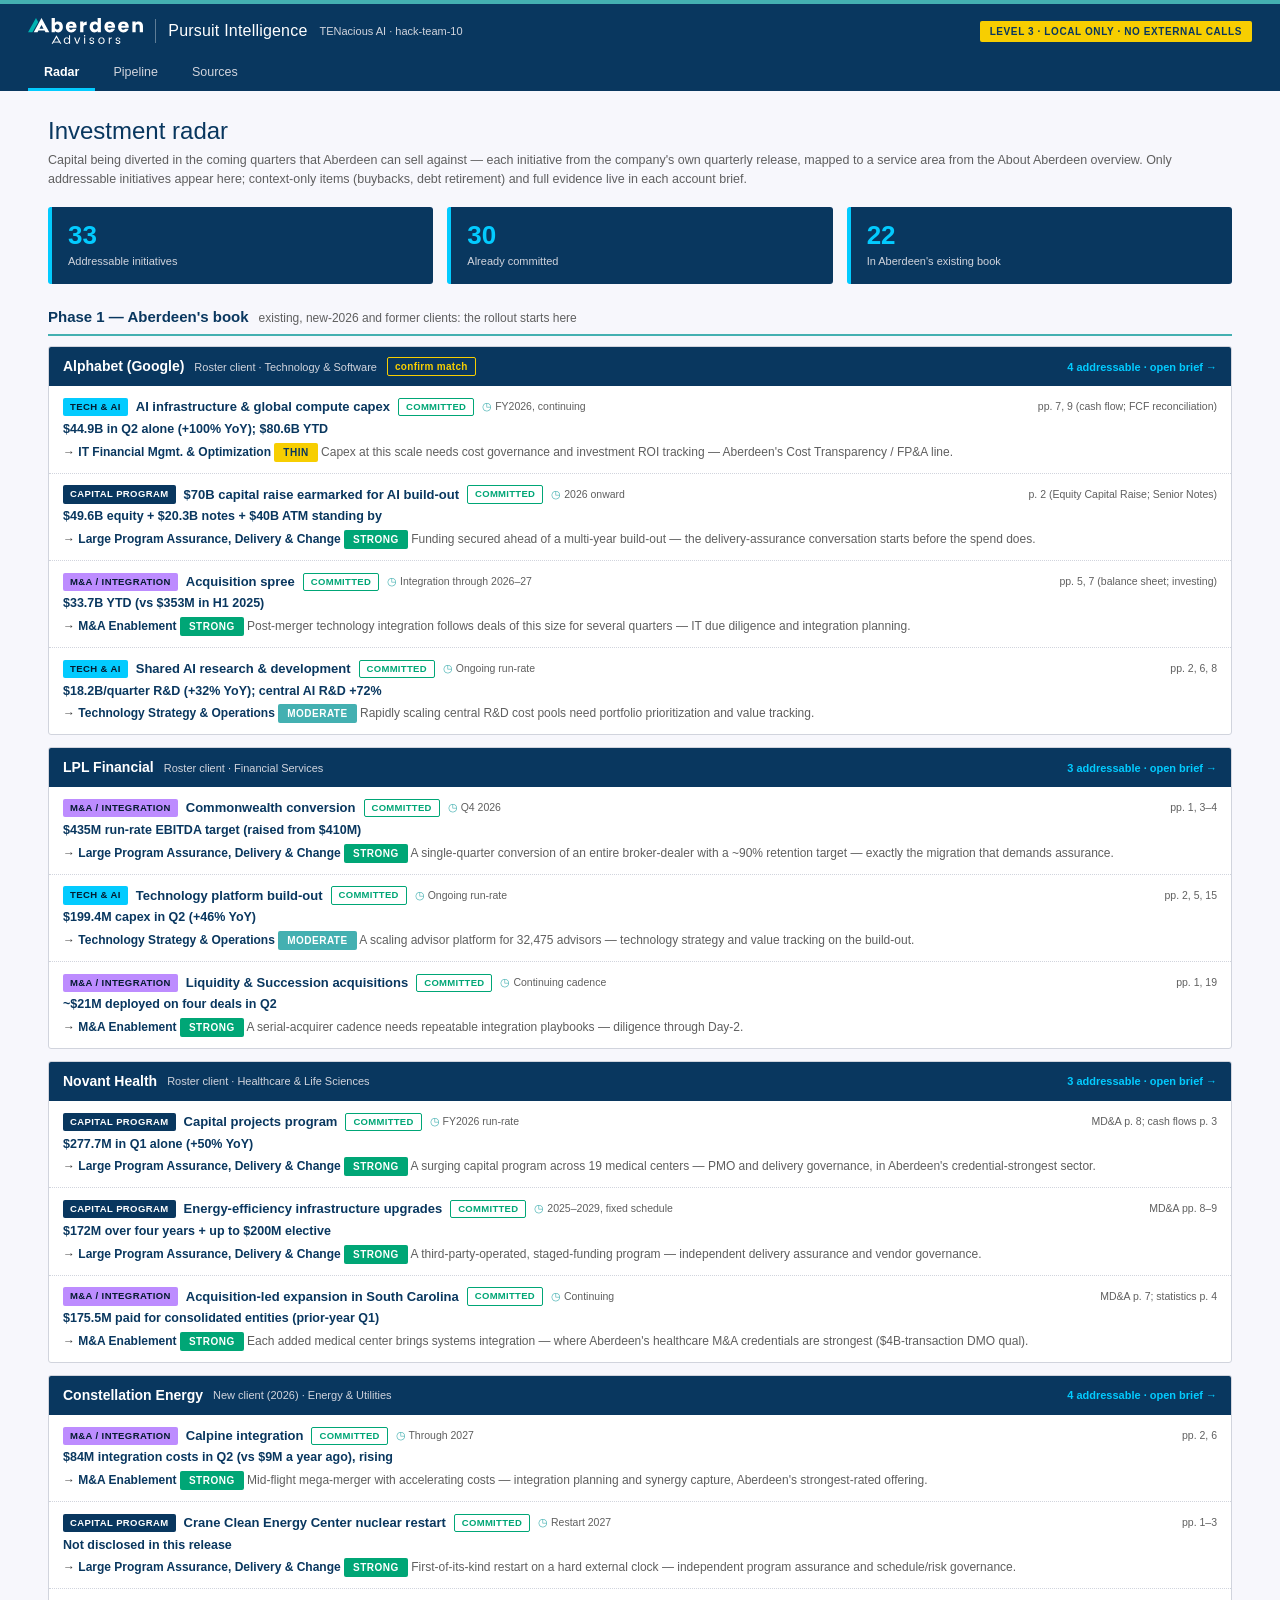
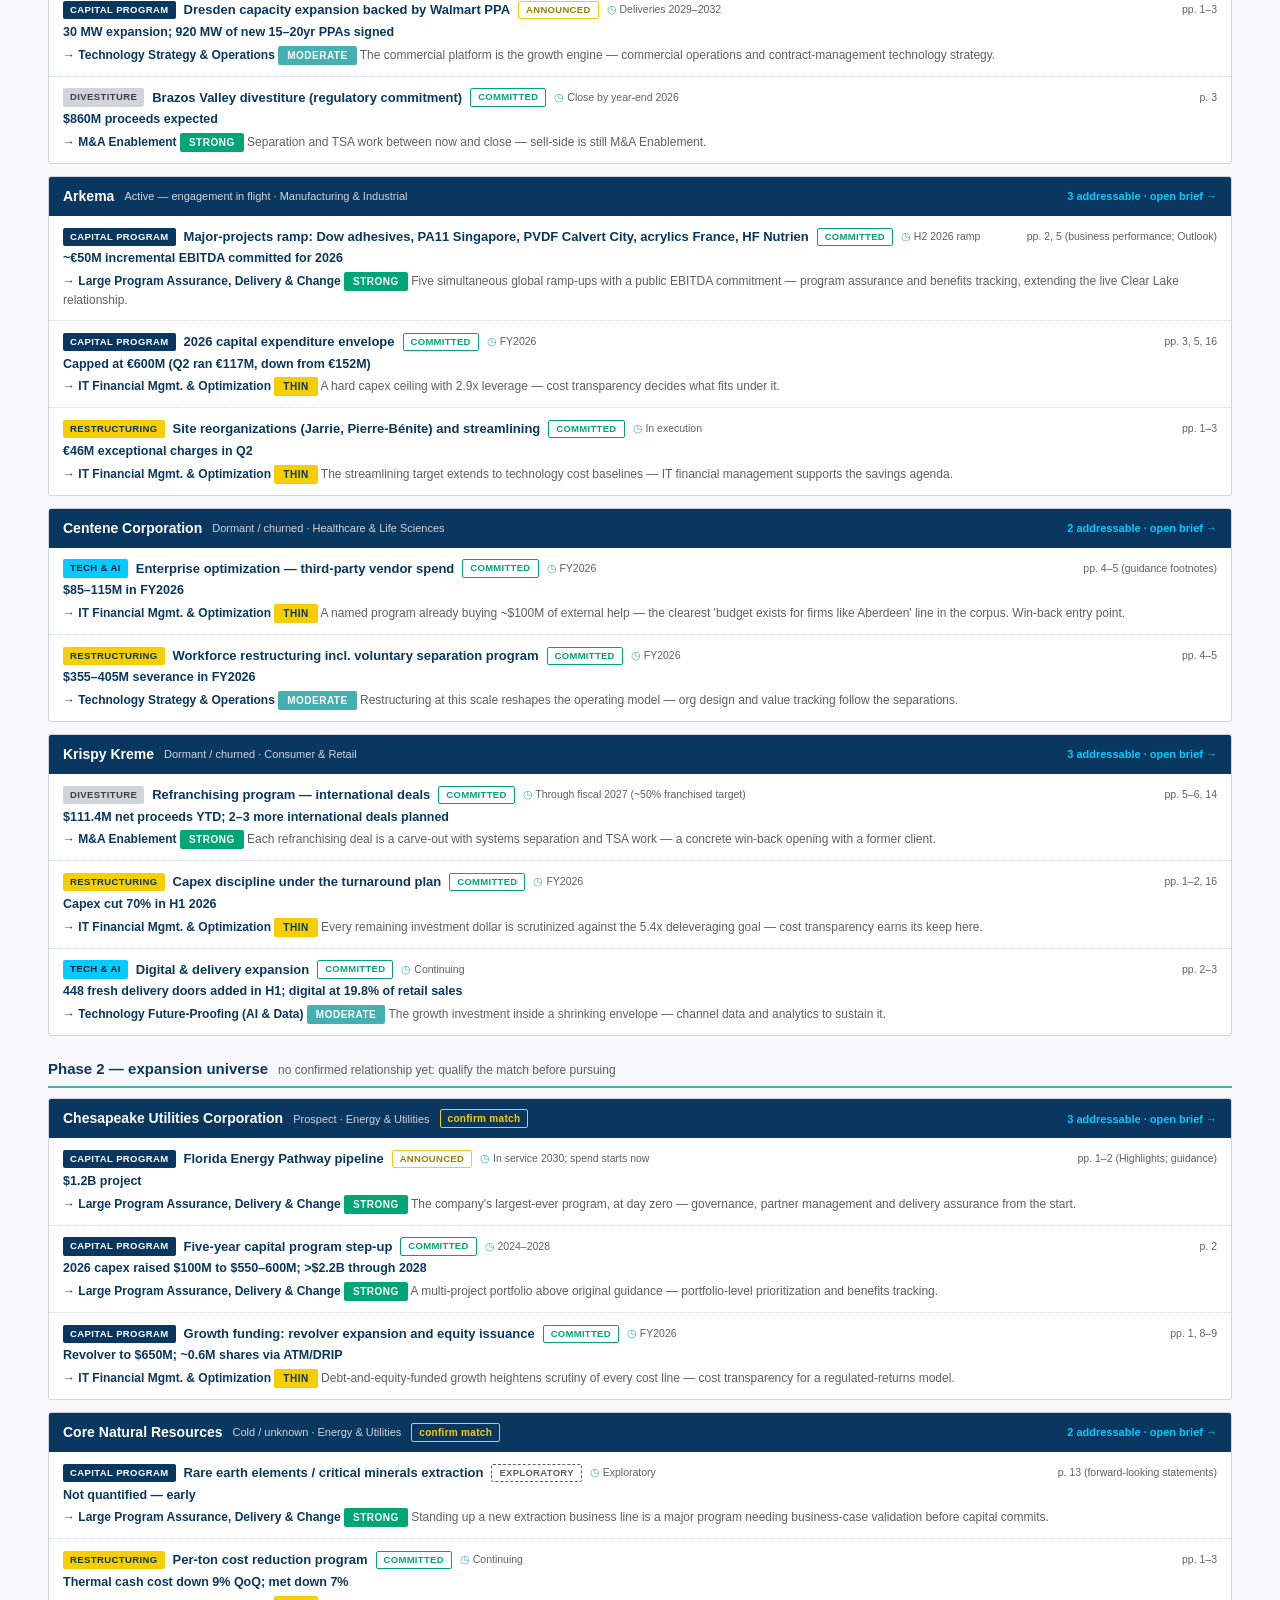
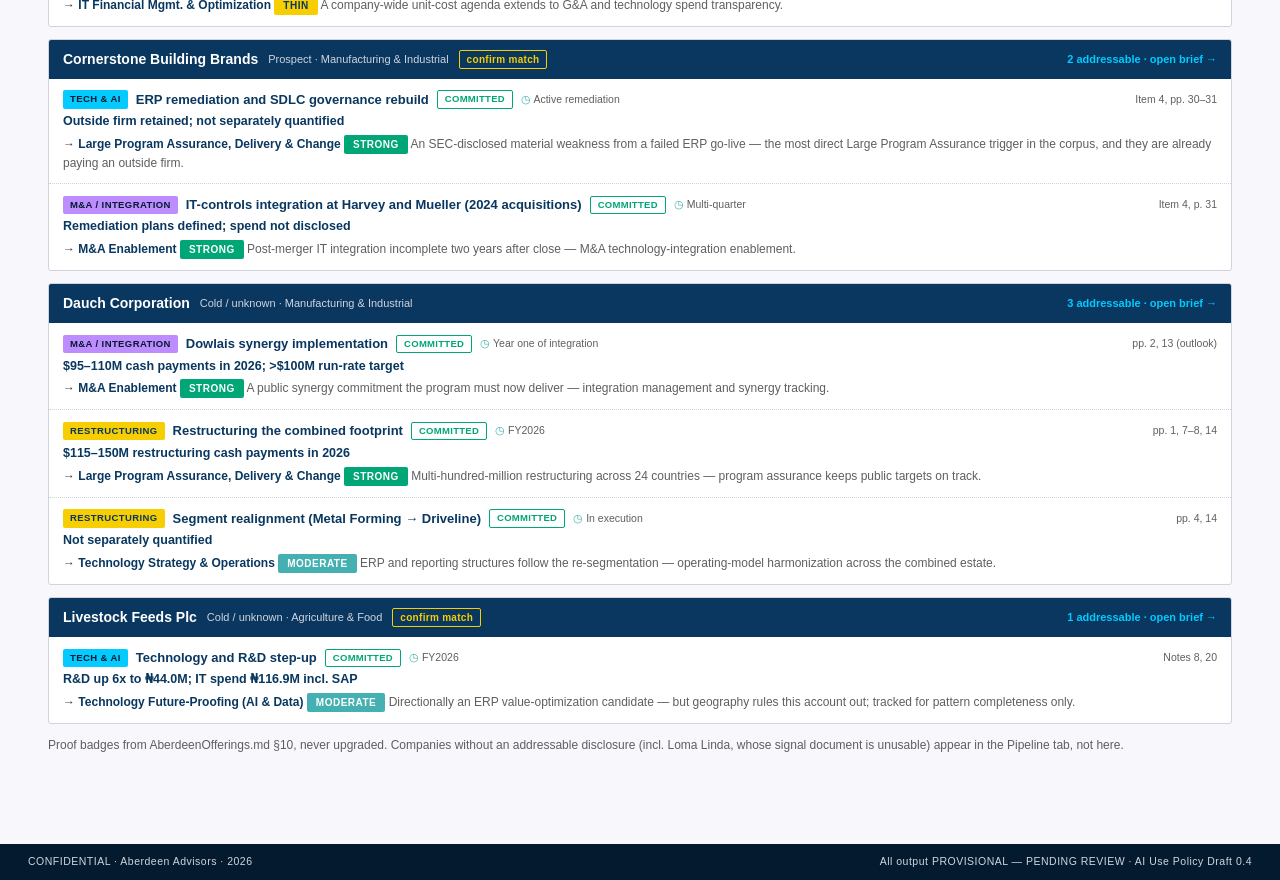
<file: app/index.html>
<!DOCTYPE html>
<html lang="en">
<head>
  <meta charset="UTF-8" />
  <meta name="viewport" content="width=device-width, initial-scale=1.0" />
  <title>Aberdeen Pursuit Intelligence</title>
  <link rel="stylesheet" href="styles.css" />
</head>
<body>
  <header class="topbar">
    <div class="topbar-row">
      <div class="brandmark">
        <img class="logo" src="[data-uri]" alt="Aberdeen Advisors" />
        <h1>Pursuit Intelligence</h1>
        <span class="sub">TENacious AI &middot; hack-team-10</span>
      </div>
      <span class="level3">LEVEL 3 &middot; LOCAL ONLY &middot; NO EXTERNAL CALLS</span>
    </div>
    <nav class="tabs" id="tabs">
      <button class="tab active" data-view="invest">Radar</button>
      <button class="tab" data-view="dashboard">Pipeline</button>
      <button class="tab" data-view="sources">Sources</button>
    </nav>
  </header>

  <main class="container" id="main"></main>

  <footer class="confid">
    <span>CONFIDENTIAL &middot; Aberdeen Advisors &middot; 2026</span>
    <span>All output PROVISIONAL — PENDING REVIEW &middot; AI Use Policy Draft 0.4</span>
  </footer>

  <script src="data-aberdeen.js"></script>
  <script src="data-signals.js"></script>
  <script src="data-investments.js"></script>
  <script src="data-contacts.js"></script>
  <script src="app.js"></script>
</body>
</html>
</file>
<file: app/styles.css>
/* Aberdeen Pursuit Intelligence — styled per the official theme extracted
   from "Aberdeen Slide Template_July 2025.pptx" (ppt/theme/theme1.xml):
   colour scheme "Aberdeen Colors", font scheme "Aberdeen Poppins"
   (Poppins major AND minor), title 24pt regular navy, body 14pt #404040.
   Flat, dense, navy-dominant, confident. */

:root {
  --navy: #09375F;         /* lt2 / accent1 — titles, dark surfaces */
  --navy-dark: #041B2F;    /* folHlink — deepest brand value */
  --teal-heritage: #44B0B1;/* dk2 — surface teal */
  --teal-signal: #03CBFF;  /* accent2 — THE bright accent of this theme */
  --teal-light: #E7F5F5;   /* derived tint of dk2 for panel fills */
  --amber: #F7CE01;        /* accent4 */
  --blue-cta: #0072AD;     /* hlink */
  --white: #FFFFFF;        /* lt1 */
  --grey-light: #D1D4DD;   /* derived neutral (borders) */
  --body: #404040;         /* dk1 / tx1 — all body copy */
  --grey-dark: #5F5F5F;    /* derived neutral (captions) */
  --cyan: #03CBFF;         /* accent2 */
  --green: #00A676;        /* accent3 */
  --purple: #BD8CFF;       /* accent5 */
  --red: #D85049;          /* accent6 */
  --bg: #F7F7FC;
  --font: "Poppins", Arial, sans-serif; /* template fallback chain */
}

* { margin: 0; padding: 0; box-sizing: border-box; }

body {
  font-family: var(--font);
  color: var(--body);
  background: var(--bg);
  font-size: 14px;   /* template body style lvl1 = 14pt */
  line-height: 1.5;
}

/* ---------- header ---------- */
.topbar {
  background: var(--navy);
  color: var(--white);
  border-top: 4px solid var(--teal-heritage);
  padding: 14px 28px 0;
}
.topbar-row { display: flex; align-items: center; gap: 16px; }
.brandmark { display: flex; align-items: center; gap: 12px; }
.brandmark .logo { height: 26px; width: auto; display: block; }
.brandmark h1 {
  font-size: 16px; font-weight: 500; letter-spacing: .2px;
  padding-left: 12px; border-left: 1px solid rgba(255,255,255,.35);
}
.brandmark .sub { font-size: 11px; color: var(--grey-light); font-weight: 400; }
.level3 {
  margin-left: auto; font-size: 10px; font-weight: 600; letter-spacing: .6px;
  color: var(--navy); background: var(--amber); padding: 3px 10px; border-radius: 2px;
}
.tabs { display: flex; gap: 2px; margin-top: 12px; }
.tab {
  background: transparent; border: none; color: var(--grey-light);
  font-family: var(--font); font-size: 12.5px; font-weight: 500;
  padding: 9px 16px; cursor: pointer; border-bottom: 3px solid transparent;
}
.tab:hover { color: var(--white); }
.tab.active { color: var(--white); border-bottom-color: var(--teal-signal); font-weight: 600; }

.container { max-width: 1240px; margin: 0 auto; padding: 22px 28px 60px; }

/* ---------- generic ---------- */
/* Template title style: 24pt, regular weight, Deep Navy */
h2.viewtitle { color: var(--navy); font-size: 24px; font-weight: 400; margin-bottom: 2px; }
.viewsub { color: var(--grey-dark); font-size: 12.5px; margin-bottom: 18px; }
.card {
  background: var(--white); border: 1px solid var(--grey-light);
  border-radius: 3px; padding: 16px 18px; margin-bottom: 14px;
}
.card h3 {
  color: var(--navy); font-size: 13px; font-weight: 600; text-transform: uppercase;
  letter-spacing: .5px; margin-bottom: 10px; padding-bottom: 6px;
  border-bottom: 2px solid var(--teal-heritage);
}
.grid2 { display: grid; grid-template-columns: 1fr 1fr; gap: 14px; align-items: start; }
.grid3 { display: grid; grid-template-columns: repeat(3, 1fr); gap: 14px; }
@media (max-width: 900px) { .grid2, .grid3 { grid-template-columns: 1fr; } }

.muted { color: var(--grey-dark); font-size: 12px; }
.small { font-size: 12px; } /* template sub-level = 12pt */

/* ---------- chips & badges ---------- */
.chip {
  display: inline-block; font-size: 10px; font-weight: 600; letter-spacing: .4px;
  padding: 2px 8px; border-radius: 2px; text-transform: uppercase; white-space: nowrap;
}
.chip.filing        { background: var(--navy); color: var(--white); }
.chip.pressrelease  { background: var(--cyan); color: var(--navy-dark); }
.chip.digest        { background: var(--grey-light); color: var(--body); }
.chip.instruction   { background: var(--teal-heritage); color: var(--white); }
.chip.inference     { background: var(--white); color: var(--grey-dark); border: 1px dashed var(--grey-dark); }

.badge {
  display: inline-block; font-size: 10px; font-weight: 700; letter-spacing: .5px;
  padding: 2px 9px; border-radius: 2px;
}
.badge.STRONG   { background: var(--green); color: var(--white); }
.badge.MODERATE { background: var(--teal-heritage); color: var(--white); }
.badge.THIN     { background: var(--amber); color: var(--navy); }
.badge.NONE     { background: var(--red); color: var(--white); }

.tier {
  display: inline-block; font-size: 10.5px; font-weight: 700; letter-spacing: .4px;
  padding: 3px 10px; border-radius: 2px; text-transform: uppercase;
}
.tier.pursue   { background: var(--green); color: var(--white); }
.tier.develop  { background: var(--teal-signal); color: var(--navy-dark); }
.tier.qualify  { background: var(--amber); color: var(--navy); }
.tier.monitor  { background: var(--grey-light); color: var(--body); }

.flag {
  display: inline-block; font-size: 10px; font-weight: 600; color: var(--red);
  border: 1px solid var(--red); padding: 1px 7px; border-radius: 2px; letter-spacing: .3px;
}

/* ---------- tooltips ----------
   Plain-language explanations for the two badge systems (proof strength
   and commitment status). CSS-only, shown on hover; flat per the brand. */
[data-tip] { position: relative; cursor: help; }
[data-tip]::after {
  content: attr(data-tip);
  position: absolute; left: 0; bottom: calc(100% + 7px);
  background: var(--navy-dark); color: var(--white);
  font-size: 11px; font-weight: 400; line-height: 1.45; letter-spacing: 0;
  text-transform: none; text-align: left;
  padding: 8px 11px; border-radius: 3px;
  width: 250px; white-space: normal;
  opacity: 0; visibility: hidden; transition: opacity .12s ease-in;
  z-index: 30; pointer-events: none;
}
[data-tip]:hover::after, [data-tip]:focus-visible::after { opacity: 1; visibility: visible; }

.delta-up { color: var(--green); font-weight: 600; }
.delta-down { color: var(--red); font-weight: 600; }
.delta-flat { color: var(--grey-dark); }

/* ---------- dashboard ---------- */
.statrow { display: grid; grid-template-columns: repeat(4, 1fr); gap: 14px; margin-bottom: 18px; }
@media (max-width: 900px) { .statrow { grid-template-columns: repeat(2, 1fr); } }
.stat {
  background: var(--navy); color: var(--white); border-radius: 3px;
  padding: 14px 16px; border-left: 4px solid var(--teal-signal);
}
.stat .v { font-size: 26px; font-weight: 700; color: var(--teal-signal); line-height: 1.15; }
.stat .l { font-size: 11px; color: var(--grey-light); margin-top: 3px; }

table.accounts { width: 100%; border-collapse: collapse; background: var(--white); }
table.accounts th {
  background: var(--navy); color: var(--white); text-align: left;
  font-size: 11px; font-weight: 600; letter-spacing: .4px; text-transform: uppercase;
  padding: 9px 12px;
}
table.accounts td { padding: 10px 12px; border-bottom: 1px solid var(--grey-light); vertical-align: middle; font-size: 12.5px; }
table.accounts tr.acct-row { cursor: pointer; }
table.accounts tr.acct-row:hover td { background: var(--teal-light); }
.acct-name { color: var(--navy); font-weight: 600; font-size: 13.5px; }
.scorebar-wrap { display: flex; align-items: center; gap: 8px; min-width: 130px; }
.scorebar { flex: 1; height: 7px; background: var(--grey-light); border-radius: 2px; overflow: hidden; }
.scorebar > div { height: 100%; }
.scoreval { font-weight: 700; color: var(--navy); width: 26px; text-align: right; }

/* ---------- account detail ---------- */
.backlink {
  background: none; border: none; color: var(--blue-cta); font-family: var(--font);
  font-size: 12.5px; cursor: pointer; padding: 0; margin-bottom: 12px;
}
.acct-header { border-left: 5px solid var(--teal-heritage); padding-left: 16px; margin-bottom: 16px; }
.acct-header h2 { color: var(--navy); font-size: 24px; font-weight: 400; }
.acct-header .meta { display: flex; flex-wrap: wrap; gap: 8px; margin-top: 6px; align-items: center; }
.playline { margin-top: 8px; font-size: 13.5px; color: var(--navy); font-weight: 500; }
.playline b { color: var(--teal-signal); }

.signal { border: 1px solid var(--grey-light); border-left: 4px solid var(--teal-heritage); border-radius: 2px; padding: 12px 14px; margin-bottom: 10px; background: var(--white); }
.signal .sig-head { display: flex; align-items: center; gap: 8px; flex-wrap: wrap; }
.signal .sig-title { font-weight: 600; color: var(--navy); font-size: 13.5px; }
.signal .evidence { margin-top: 5px; }
.signal .quote {
  margin-top: 7px; padding: 7px 12px; background: var(--teal-light);
  border-left: 3px solid var(--teal-signal); font-style: italic; font-size: 12.5px;
}
.signal .maps { margin-top: 7px; font-size: 12px; }
.signal .maps b { color: var(--navy); }
.sig-src { font-size: 10.5px; color: var(--grey-dark); margin-left: auto; }

.finrow { display: flex; flex-wrap: wrap; gap: 10px; margin-bottom: 4px; }
.fin {
  background: var(--white); border: 1px solid var(--grey-light); border-radius: 2px;
  padding: 8px 12px; min-width: 120px;
}
.fin .fl { font-size: 10.5px; color: var(--grey-dark); text-transform: uppercase; letter-spacing: .3px; }
.fin .fv { font-size: 16px; font-weight: 700; color: var(--navy); }
.fin .fd { font-size: 11px; }

.offer-rec { border: 1px solid var(--grey-light); border-radius: 2px; padding: 12px 14px; margin-bottom: 10px; background: var(--white); }
.offer-rec .oh { display: flex; align-items: center; gap: 10px; flex-wrap: wrap; }
.offer-rec .oname { font-weight: 600; color: var(--navy); }
.offer-rec .osub { font-size: 11.5px; color: var(--grey-dark); }
.cred { margin-top: 8px; padding: 8px 12px; background: var(--bg); border-left: 3px solid var(--teal-heritage); font-size: 12px; }
.cred .ct { color: var(--grey-dark); font-size: 11px; margin-top: 2px; }
.inflight { color: var(--red); font-weight: 600; font-size: 10.5px; letter-spacing: .3px; }

.gap {
  padding: 8px 12px; background: #FDF6DA; border: 1px solid var(--amber);
  border-radius: 2px; font-size: 12px; margin-bottom: 8px;
}
.gap b { color: var(--navy); }

dl.kv { display: grid; grid-template-columns: 160px 1fr; row-gap: 7px; column-gap: 12px; }
dl.kv dt { color: var(--grey-dark); font-size: 11.5px; text-transform: uppercase; letter-spacing: .3px; padding-top: 1px; }
dl.kv dd { font-size: 12.5px; }
.empty-field { color: var(--grey-dark); font-style: italic; }
.empty-field::before { content: "— "; }

/* researched decision-makers (public sources, not CRM) */
.contact { border: 1px solid var(--grey-light); border-left: 3px solid var(--teal-heritage); border-radius: 2px; padding: 9px 12px; margin-top: 8px; background: var(--white); }
.contact .row1 { display: flex; align-items: center; gap: 8px; flex-wrap: wrap; }
.contact .cname { font-weight: 600; color: var(--navy); font-size: 13px; }
.contact .ctitle { font-size: 12px; color: var(--grey-dark); }
.contact .cbring { margin-top: 4px; font-size: 12px; }
.contact .cbring::first-line { color: var(--body); }
.contact .csrc { margin-top: 3px; font-size: 10.5px; color: var(--grey-dark); }

.rolechips { display: flex; flex-wrap: wrap; gap: 6px; margin-top: 6px; }
.rolechip { background: var(--teal-light); color: var(--navy); font-size: 11px; font-weight: 500; padding: 3px 10px; border-radius: 10px; }

/* ---------- investment radar ---------- */
.phasehead {
  display: flex; align-items: baseline; gap: 10px; margin: 22px 0 10px;
  padding-bottom: 6px; border-bottom: 2px solid var(--teal-heritage);
}
.phasehead h3 { color: var(--navy); font-size: 15px; font-weight: 600; }
.phasehead .muted { font-size: 12px; }

.inv-card {
  background: var(--white); border: 1px solid var(--grey-light); border-radius: 3px;
  margin-bottom: 12px; /* overflow must stay visible so badge tooltips are not clipped */
}
.inv-card .inv-head { border-radius: 2px 2px 0 0; }
.inv-card .inv-head {
  display: flex; align-items: center; gap: 10px; flex-wrap: wrap;
  background: var(--navy); color: var(--white); padding: 9px 14px; cursor: pointer;
}
.inv-card .inv-head:hover { background: var(--navy-dark); }
.inv-card .inv-head:focus-visible {
  background: var(--navy-dark);
  outline: 2px solid var(--teal-signal); outline-offset: -2px;
}
.inv-card .inv-head .nm { font-weight: 600; font-size: 14px; }
.inv-card .inv-head .bk { font-size: 11px; color: var(--grey-light); }
.inv-card .inv-head .cnt { margin-left: auto; font-size: 11px; color: var(--teal-signal); font-weight: 600; }

.inv-item { padding: 11px 14px; border-bottom: 1px dotted var(--grey-light); }
.inv-item:last-child { border-bottom: none; }
.inv-item .row1 { display: flex; align-items: center; gap: 8px; flex-wrap: wrap; }
.inv-item .init { font-weight: 600; color: var(--navy); font-size: 13px; }
.inv-item .amt { color: var(--navy); font-weight: 700; font-size: 12.5px; }
.inv-item .angle { margin-top: 4px; font-size: 12px; }
.inv-item .angle b { color: var(--navy); }
.inv-item .ev { margin-top: 3px; font-size: 11.5px; color: var(--grey-dark); }
.inv-item.ctx { background: var(--bg); }
.inv-item.ctx .init { color: var(--grey-dark); font-weight: 500; }

.itype {
  display: inline-block; font-size: 9.5px; font-weight: 700; letter-spacing: .4px;
  padding: 2px 7px; border-radius: 2px; text-transform: uppercase; white-space: nowrap;
}
.itype.tech-ai         { background: var(--cyan); color: var(--navy-dark); }
.itype.capital-program { background: var(--navy); color: var(--white); }
.itype.ma-integration  { background: var(--purple); color: var(--navy-dark); }
.itype.restructuring   { background: var(--amber); color: var(--navy); }
.itype.capital-returns { background: var(--green); color: var(--white); }
.itype.divestiture     { background: var(--grey-light); color: var(--body); }

.istatus {
  display: inline-block; font-size: 9.5px; font-weight: 600; letter-spacing: .3px;
  padding: 1px 7px; border-radius: 2px; text-transform: uppercase;
}
.istatus.committed   { border: 1px solid var(--green); color: var(--green); }
.istatus.announced   { border: 1px solid var(--amber); color: #9a8000; }
.istatus.exploratory { border: 1px dashed var(--grey-dark); color: var(--grey-dark); }

.hzn { font-size: 10.5px; color: var(--grey-dark); white-space: nowrap; }
.hzn::before { content: "◷ "; color: var(--teal-heritage); }

/* ---------- outreach ---------- */
.controls { display: flex; flex-wrap: wrap; gap: 12px; margin-bottom: 14px; align-items: flex-end; }
.control label { display: block; font-size: 10.5px; color: var(--grey-dark); text-transform: uppercase; letter-spacing: .4px; margin-bottom: 3px; }
.control select {
  font-family: var(--font); font-size: 12.5px; color: var(--body);
  padding: 7px 10px; border: 1px solid var(--grey-light); border-radius: 2px; background: var(--white);
  min-width: 180px;
}
.btn {
  font-family: var(--font); font-size: 12.5px; font-weight: 600; cursor: pointer;
  border: none; border-radius: 2px; padding: 9px 18px;
}
.btn.primary { background: var(--navy); color: var(--white); }
.btn.primary:hover { background: var(--navy-dark); }
.btn.ghost { background: var(--white); color: var(--navy); border: 1px solid var(--navy); }

.provisional {
  display: flex; align-items: center; gap: 10px;
  background: var(--amber); color: var(--navy); font-weight: 700; font-size: 11px;
  letter-spacing: .6px; padding: 7px 14px; border-radius: 2px 2px 0 0;
}
.draft {
  background: var(--white); border: 1px solid var(--amber); border-top: none;
  padding: 18px 22px; font-size: 13px; white-space: pre-wrap;
  font-family: var(--font); border-radius: 0 0 2px 2px;
}
.draft-meta { font-size: 11px; color: var(--grey-dark); margin-top: 8px; }

/* ---------- sources view ---------- */
table.srcs { width: 100%; border-collapse: collapse; background: var(--white); font-size: 12px; }
table.srcs th { background: var(--navy); color: var(--white); text-align: left; padding: 8px 10px; font-size: 10.5px; text-transform: uppercase; letter-spacing: .4px; }
table.srcs td { padding: 8px 10px; border-bottom: 1px solid var(--grey-light); vertical-align: top; }

.guardrail { display: flex; gap: 10px; padding: 8px 0; border-bottom: 1px dotted var(--grey-light); font-size: 12.5px; }
.guardrail .gnum {
  flex: none; width: 22px; height: 22px; border-radius: 50%;
  background: var(--navy); color: var(--white); font-size: 11px; font-weight: 700;
  display: flex; align-items: center; justify-content: center;
}

footer.confid {
  margin-top: 30px; padding: 10px 28px; background: var(--navy-dark); color: var(--grey-light);
  font-size: 10.5px; letter-spacing: .5px; display: flex; justify-content: space-between;
}

/* --- focus visibility -----------------------------------------------------
   There were no :focus rules at all, so a keyboard user had no way to tell
   where they were. Teal outline, offset so it reads against both the white
   table and the teal-light hover state. */
:focus-visible {
  outline: 2px solid var(--teal-signal, #03CBFF);
  outline-offset: 2px;
}
table.accounts tr.acct-row:focus-visible {
  outline: 2px solid var(--teal-signal, #03CBFF);
  outline-offset: -2px;
}
table.accounts tr.acct-row:focus-visible td { background: var(--teal-light); }

/* --- wide tables scroll instead of breaking the page ----------------------
   The pipeline table is 7 columns with long offering names. Below roughly
   900px it forced horizontal overflow on <body>; now it scrolls in its own
   box and the page never does. */
.table-scroll { overflow-x: auto; -webkit-overflow-scrolling: touch; }
table.accounts, table.srcs { min-width: 720px; }
@media (max-width: 720px) {
  table.accounts, table.srcs { min-width: 640px; }
}
</file>
